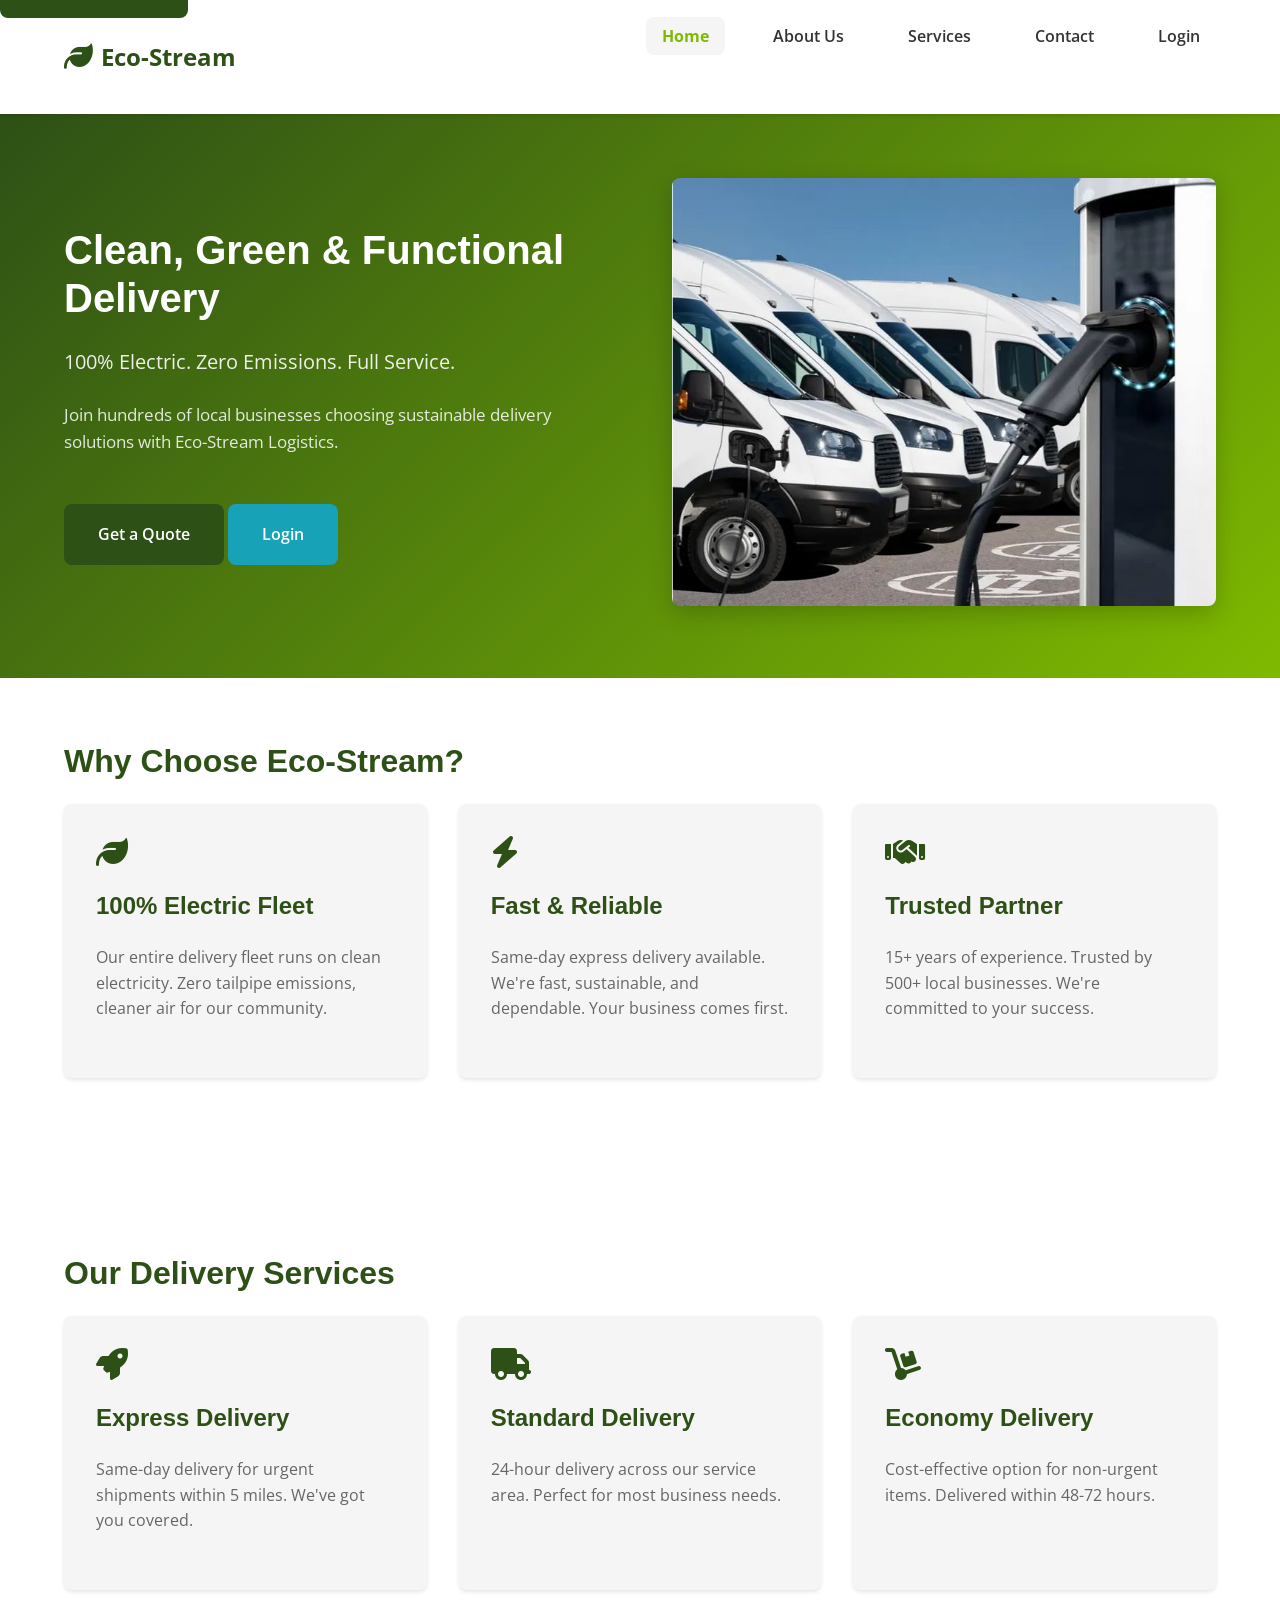
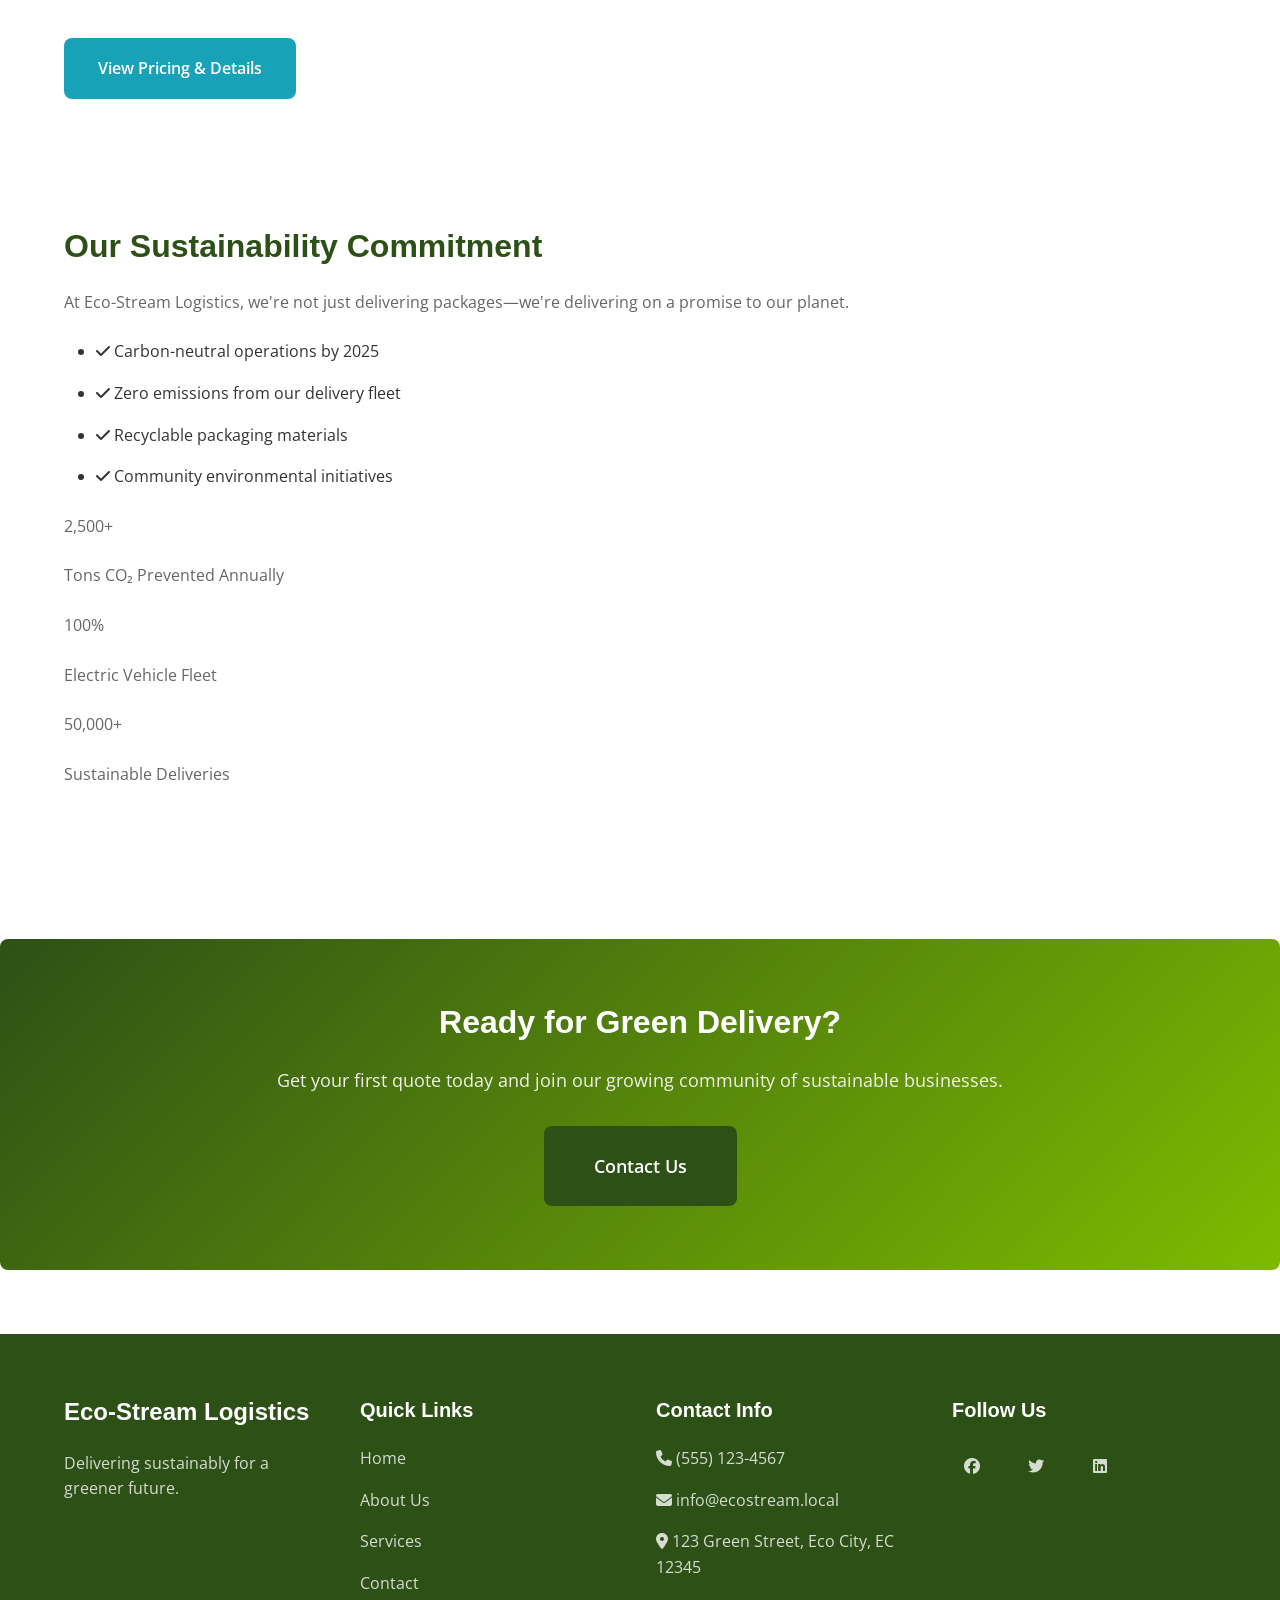
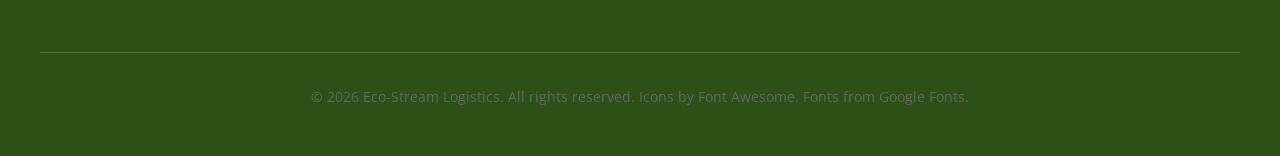
<file: index.html>
<!DOCTYPE html>
<html lang="en">
<head>
    <meta charset="UTF-8">
    <meta name="viewport" content="width=device-width, initial-scale=1.0">
    <meta name="description" content="Eco-Stream Logistics - 100% Electric, Zero Emissions Delivery Services for Local Businesses">
    <title>Eco-Stream Logistics - Green Delivery Solutions</title>
    <link href="https://fonts.googleapis.com/css2?family=Open+Sans:wght@400;600;700&family=Segoe+UI:wght@600;700&display=swap" rel="stylesheet">
    <link rel="stylesheet" href="https://cdnjs.cloudflare.com/ajax/libs/font-awesome/6.4.0/css/all.min.css">
    <link rel="stylesheet" href="style.css">
</head>
<body>
    <a href="#main-content" class="skip-link">Skip to main content</a>

    <header class="header">
        <nav class="navbar">
            <div class="container navbar-container">
                <div class="logo">
                    <a href="index.html">
                        <i class="fas fa-leaf"></i>
                        <span>Eco-Stream</span>
                    </a>
                </div>
                <button class="nav-toggle" id="nav-toggle" aria-label="Toggle navigation menu">
                    <span></span>
                    <span></span>
                    <span></span>
                </button>
                <ul class="nav-menu" id="nav-menu">
                    <li><a href="index.html" class="active-page">Home</a></li>
                    <li><a href="about.html">About Us</a></li>
                    <li><a href="services.html">Services</a></li>
                    <li><a href="contact.html">Contact</a></li>
                    <li><a href="login.html">Login</a></li>
                </ul>
            </div>
        </nav>
    </header>

    <main id="main-content">
        
        <section class="hero" aria-label="Hero section with main headline">
            <div class="container hero-container">
                <div class="hero-content">
                    <h1>Clean, Green & Functional Delivery</h1>
                    <p class="hero-subtitle">100% Electric. Zero Emissions. Full Service.</p>
                    <p class="hero-description">Join hundreds of local businesses choosing sustainable delivery solutions with Eco-Stream Logistics.</p>
                    <a href="contact.html" class="btn btn-primary">Get a Quote</a>
                    <a href="login.html" class="btn btn-secondary" style="margin-top:1rem;display:inline-block;">Login</a>
                </div>
                <div class="hero-image">
                    <img src="assets/images/m.jpg" alt="Eco-Stream main image" loading="lazy">
                </div>
            </div>
        </section>

        <section class="why-choose-us" aria-label="Why choose Eco-Stream Logistics">
            <div class="container">
                <h2>Why Choose Eco-Stream?</h2>
                <div class="features-grid">
                    <article class="feature-card">
                        <i class="fas fa-leaf"></i>
                        <h3>100% Electric Fleet</h3>
                        <p>Our entire delivery fleet runs on clean electricity. Zero tailpipe emissions, cleaner air for our community.</p>
                    </article>
                    <article class="feature-card">
                        <i class="fas fa-bolt"></i>
                        <h3>Fast & Reliable</h3>
                        <p>Same-day express delivery available. We're fast, sustainable, and dependable. Your business comes first.</p>
                    </article>
                    <article class="feature-card">
                        <i class="fas fa-handshake"></i>
                        <h3>Trusted Partner</h3>
                        <p>15+ years of experience. Trusted by 500+ local businesses. We're committed to your success.</p>
                    </article>
                </div>
            </div>
        </section>

        <section class="services-preview" aria-label="Services overview">
            <div class="container">
                <h2>Our Delivery Services</h2>
                <div class="services-grid">
                    <article class="service-card">
                        <i class="fas fa-rocket"></i>
                        <h3>Express Delivery</h3>
                        <p>Same-day delivery for urgent shipments within 5 miles. We've got you covered.</p>
                    </article>
                    <article class="service-card">
                        <i class="fas fa-truck"></i>
                        <h3>Standard Delivery</h3>
                        <p>24-hour delivery across our service area. Perfect for most business needs.</p>
                    </article>
                    <article class="service-card">
                        <i class="fas fa-dolly"></i>
                        <h3>Economy Delivery</h3>
                        <p>Cost-effective option for non-urgent items. Delivered within 48-72 hours.</p>
                    </article>
                </div>
                <div class="services-cta">
                    <a href="services.html" class="btn btn-secondary">View Pricing & Details</a>
                </div>
            </div>
        </section>

        <section class="sustainability" aria-label="Sustainability commitment">
            <div class="container">
                <h2>Our Sustainability Commitment</h2>
                <div class="sustainability-content">
                    <div class="sustainability-text">
                        <p>At Eco-Stream Logistics, we're not just delivering packages—we're delivering on a promise to our planet.</p>
                        <ul class="commitment-list">
                            <li><i class="fas fa-check"></i> Carbon-neutral operations by 2025</li>
                            <li><i class="fas fa-check"></i> Zero emissions from our delivery fleet</li>
                            <li><i class="fas fa-check"></i> Recyclable packaging materials</li>
                            <li><i class="fas fa-check"></i> Community environmental initiatives</li>
                        </ul>
                    </div>
                    <div class="sustainability-stats">
                        <div class="stat">
                            <p class="stat-number">2,500+</p>
                            <p class="stat-label">Tons CO₂ Prevented Annually</p>
                        </div>
                        <div class="stat">
                            <p class="stat-number">100%</p>
                            <p class="stat-label">Electric Vehicle Fleet</p>
                        </div>
                        <div class="stat">
                            <p class="stat-number">50,000+</p>
                            <p class="stat-label">Sustainable Deliveries</p>
                        </div>
                    </div>
                </div>
            </div>
        </section>

        <section class="cta-section" aria-label="Call to action">
            <div class="container">
                <h2>Ready for Green Delivery?</h2>
                <p>Get your first quote today and join our growing community of sustainable businesses.</p>
                <a href="contact.html" class="btn btn-primary btn-large">Contact Us</a>
            </div>
        </section>
    </main>

    <footer class="footer">
        <div class="container footer-container">
            <div class="footer-column">
                <h3>Eco-Stream Logistics</h3>
                <p>Delivering sustainably for a greener future.</p>
            </div>
            <div class="footer-column">
                <h4>Quick Links</h4>
                <ul>
                    <li><a href="index.html">Home</a></li>
                    <li><a href="about.html">About Us</a></li>
                    <li><a href="services.html">Services</a></li>
                    <li><a href="contact.html">Contact</a></li>
                </ul>
            </div>
            <div class="footer-column">
                <h4>Contact Info</h4>
                <p><i class="fas fa-phone"></i> (555) 123-4567</p>
                <p><i class="fas fa-envelope"></i> info@ecostream.local</p>
                <p><i class="fas fa-map-marker-alt"></i> 123 Green Street, Eco City, EC 12345</p>
            </div>
            <div class="footer-column">
                <h4>Follow Us</h4>
                <div class="social-links">
                    <a href="#" aria-label="Facebook"><i class="fab fa-facebook"></i></a>
                    <a href="#" aria-label="Twitter"><i class="fab fa-twitter"></i></a>
                    <a href="#" aria-label="LinkedIn"><i class="fab fa-linkedin"></i></a>
                </div>
            </div>
        </div>
        <div class="footer-bottom">
            <p>&copy; 2026 Eco-Stream Logistics. All rights reserved. Icons by Font Awesome. Fonts from Google Fonts.</p>
        </div>
    </footer>

    <script src="script.js"></script>
    <script>
    document.addEventListener('DOMContentLoaded', function() {
        const form = document.getElementById('indexContactForm');
        if (form) {
            form.addEventListener('submit', function(e) {
                e.preventDefault();
                const name = document.getElementById('indexName').value.trim();
                const email = document.getElementById('indexEmail').value.trim();
                const message = document.getElementById('indexMessage').value.trim();
                if (!name || !email || !message) {
                    document.getElementById('indexContactMsg').textContent = 'Please fill in all fields.';
                    document.getElementById('indexContactMsg').style.color = '#DC3545';
                    return;
                }
                let submissions = JSON.parse(localStorage.getItem('contactSubmissions') || '[]');
                submissions.push({ name, email, message, date: new Date().toLocaleString(), from: 'index' });
                localStorage.setItem('contactSubmissions', JSON.stringify(submissions));
                document.getElementById('indexContactMsg').textContent = 'Message sent!';
                document.getElementById('indexContactMsg').style.color = '#28A745';
                form.reset();
            });
        }
    });
    </script>
</body>
</html>
</file>
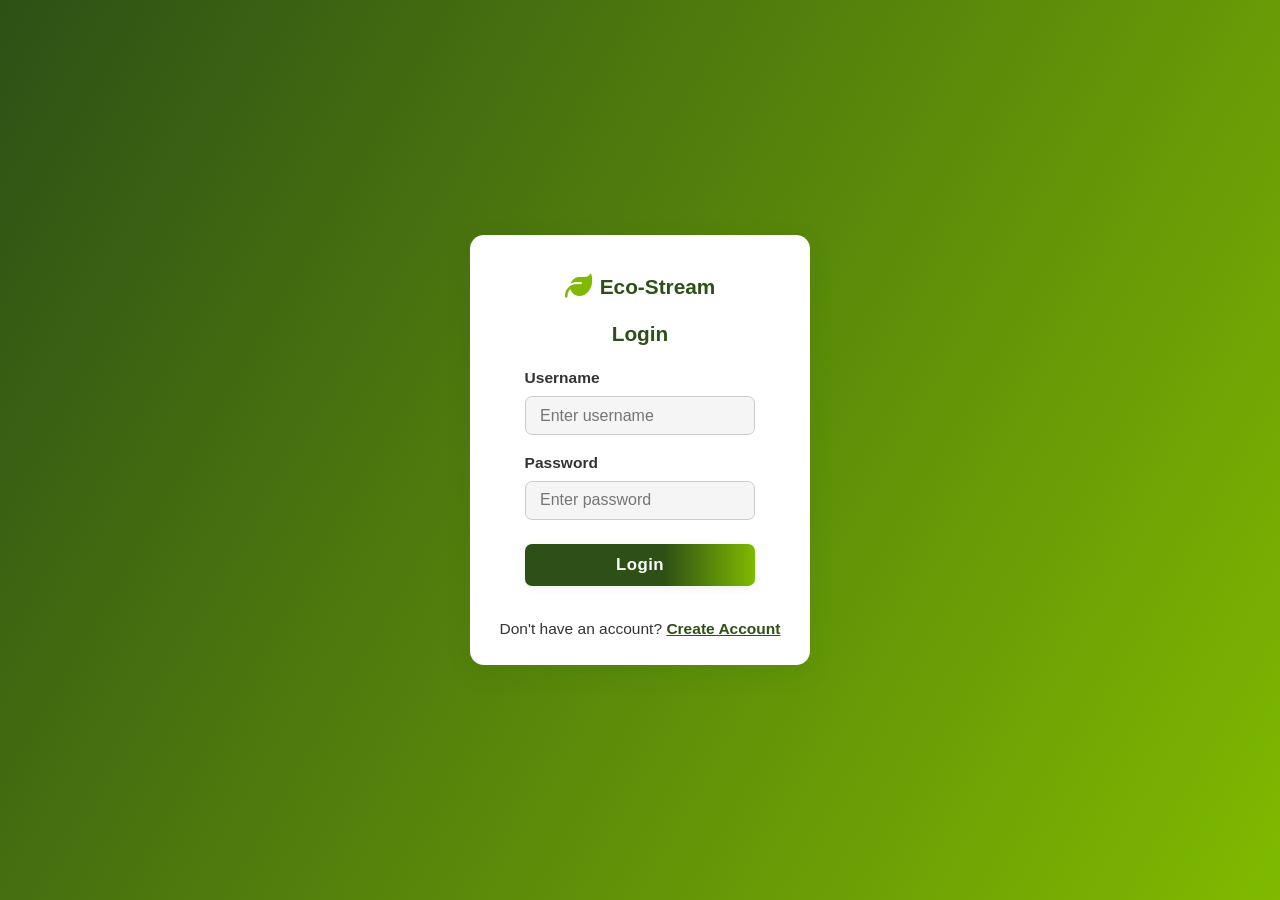
<file: admin.html>
<!DOCTYPE html>
<html lang="en">
<head>
    <meta charset="UTF-8">
    <meta name="viewport" content="width=device-width, initial-scale=1.0">
    <title>Admin Dashboard - Eco-Stream</title>
    <link rel="stylesheet" href="style.css">
    <link rel="stylesheet" href="https://cdnjs.cloudflare.com/ajax/libs/font-awesome/6.4.0/css/all.min.css">
    <style>
        body { background: #F5F9F4; margin: 0; font-family: 'Segoe UI', 'Open Sans', sans-serif; }
        .admin-header { background: linear-gradient(90deg, #2D5016 60%, #7FBA00 100%); color: #fff; padding: 1.2rem 0; text-align: center; }
        .admin-header h1 { margin: 0; font-size: 2rem; }
        .admin-container { max-width: 900px; margin: 2rem auto; background: #fff; border-radius: 12px; box-shadow: 0 4px 16px rgba(45,80,22,0.10); padding: 2rem; }
        .admin-stats { display: flex; gap: 2rem; justify-content: space-between; margin-bottom: 2rem; flex-wrap: wrap; }
        .stat-card { flex: 1 1 200px; background: #F0F7ED; border-radius: 8px; padding: 1.2rem; text-align: center; box-shadow: 0 2px 8px rgba(45,80,22,0.06); }
        .stat-card h2 { color: #2D5016; margin: 0 0 0.5rem 0; font-size: 1.2rem; }
        .stat-card .stat-value { font-size: 2rem; color: #7FBA00; font-weight: 700; }
        .admin-messages { margin-top: 2rem; }
        .admin-messages h2 { color: #2D5016; }
        .messages-list { list-style: none; padding: 0; }
        .messages-list li { background: #F0F7ED; border-radius: 7px; margin-bottom: 1rem; padding: 1rem; box-shadow: 0 2px 8px rgba(45,80,22,0.04); }
        .logout-btn { background: #2D5016; color: #fff; border: none; border-radius: 7px; padding: 0.7rem 1.5rem; font-size: 1rem; font-weight: 600; cursor: pointer; float: right; margin-top: -3.5rem; margin-right: 1rem; }
        .logout-btn:hover { background: #7FBA00; color: #2D5016; }
        @media (max-width: 700px) { .admin-stats { flex-direction: column; gap: 1rem; } .logout-btn { float: none; display: block; margin: 1rem auto 0 auto; } }
    </style>
</head>
<body>
    <div class="admin-header">
        <h1>Admin Dashboard</h1>
        <button class="logout-btn" id="logoutBtn">Logout</button>
    </div>
    <div class="admin-container">
        <div class="admin-stats">
            <div class="stat-card">
                <h2>Total Money Earned</h2>
                <div class="stat-value" id="moneyEarned">$0</div>
            </div>
            <div class="stat-card">
                <h2>EVs in Stock</h2>
                <div class="stat-value" id="evStock">0</div>
            </div>
            <div class="stat-card">
                <h2>Contact Requests</h2>
                <div class="stat-value" id="contactCount">0</div>
            </div>
        </div>
        <div class="admin-messages">
            <h2>Contact Messages</h2>
            <ul class="messages-list" id="messagesList"></ul>
        </div>
    </div>
    <script src="admin.js"></script>
</body>
</html>
</file>
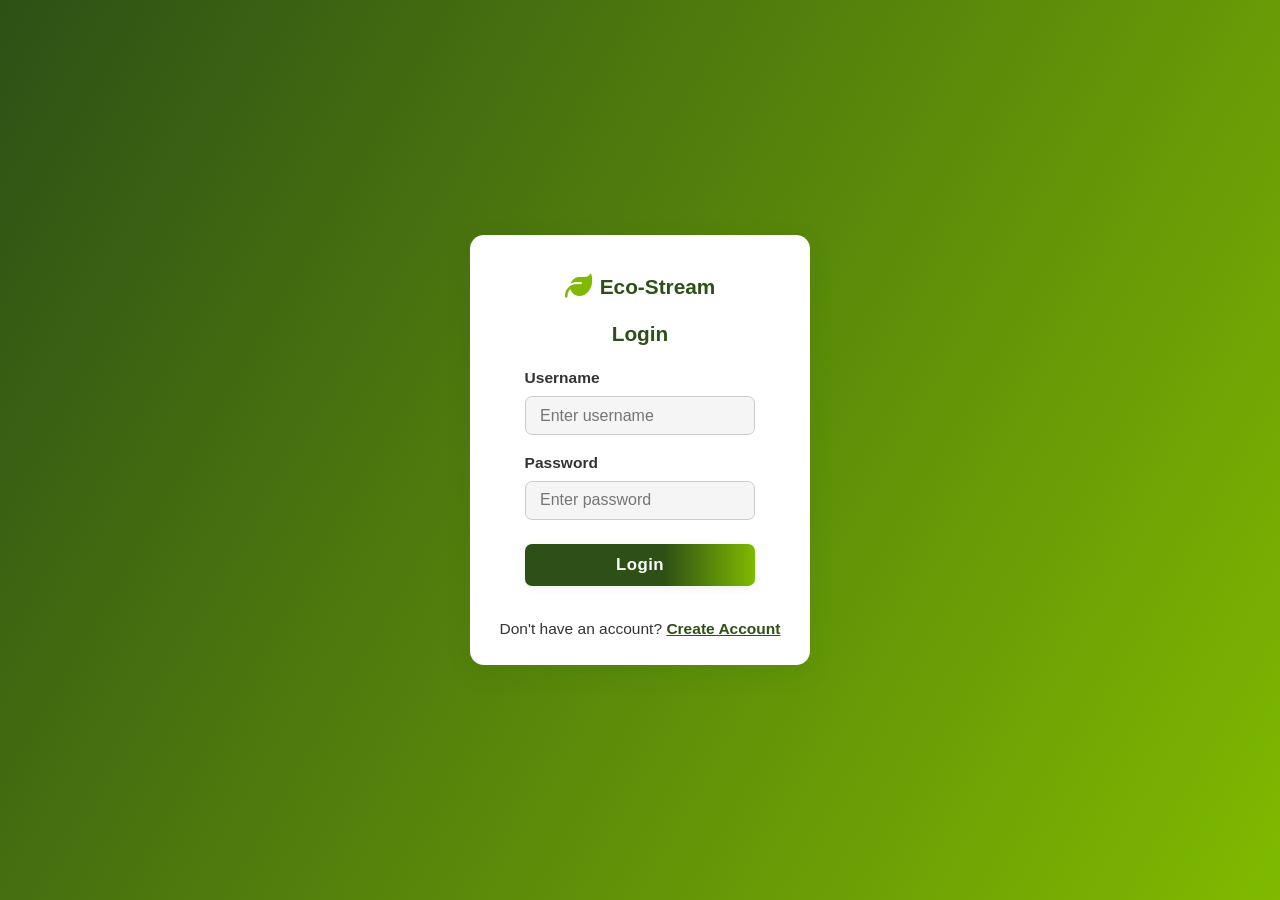
<file: admin_dashboard.html>
<!DOCTYPE html>
<html lang="en">
<head>
    <meta charset="UTF-8">
    <meta name="viewport" content="width=device-width, initial-scale=1.0">
    <title>Admin Dashboard - Eco-Stream</title>
    <link rel="stylesheet" href="style.css">
    <link rel="stylesheet" href="https://cdnjs.cloudflare.com/ajax/libs/font-awesome/6.4.0/css/all.min.css">
    <style>
        body, html { height: 100%; margin: 0; padding: 0; }
        .admin-bg {
            min-height: 100vh;
            background: linear-gradient(120deg, #2D5016 0%, #7FBA00 100%);
            display: flex;
            align-items: center;
            justify-content: center;
        }
        .admin-card {
            background: #fff;
            border-radius: 14px;
            box-shadow: 0 8px 24px rgba(45,80,22,0.13);
            padding: 2.2rem 2rem 2rem 2rem;
            max-width: 900px;
            width: 100%;
            display: flex;
            flex-direction: column;
            align-items: flex-start;
        }
        .admin-header {
            display: flex;
            align-items: center;
            gap: 1rem;
            margin-bottom: 1.5rem;
        }
        .admin-header i {
            font-size: 2.2rem;
            color: #7FBA00;
        }
        .admin-header h2 {
            color: #2D5016;
            font-size: 2rem;
            margin: 0;
        }
        .admin-section {
            width: 100%;
            margin-bottom: 2rem;
        }
        .admin-section h3 {
            color: #2D5016;
            margin-bottom: 1rem;
        }
        .user-details-panel {
            background: #F5F5F5;
            border-radius: 8px;
            padding: 1rem 1.5rem;
            margin-bottom: 1.5rem;
        }
        .submissions-table {
            width: 100%;
            border-collapse: collapse;
            margin-bottom: 1.5rem;
        }
        .submissions-table th, .submissions-table td {
            border: 1px solid #CCC;
            padding: 0.5rem 0.7rem;
            text-align: left;
        }
        .submissions-table th {
            background: #e9f5e1;
            color: #2D5016;
        }
        .admin-logout-btn {
            background: linear-gradient(90deg, #2D5016 60%, #7FBA00 100%);
            color: #fff;
            border: none;
            border-radius: 7px;
            padding: 0.7rem 2.2rem;
            font-size: 1.1rem;
            font-weight: 600;
            cursor: pointer;
            margin-top: 1rem;
            align-self: flex-end;
        }
        .admin-logout-btn:hover {
            background: linear-gradient(90deg, #7FBA00 0%, #2D5016 100%);
        }
        @media (max-width: 900px) {
            .admin-card { max-width: 99vw; padding: 1.2rem 0.5rem; }
        }
        @media (max-width: 600px) {
            .admin-header h2 { font-size: 1.3rem; }
            .admin-card { padding: 0.7rem 0.2rem; }
        }
    </style>
</head>
<body>
    <div class="admin-bg">
        <div class="admin-card">
            <div class="admin-header">
                <i class="fas fa-user-shield"></i>
                <h2>Admin Dashboard</h2>
            </div>
            <div class="admin-section">
                <div id="adminWelcome"></div>
            </div>
            <div class="admin-section">
                <h3>Contact & Email Submissions</h3>
                <div id="adminSubmissions"></div>
            </div>
            <button id="adminLogout" class="admin-logout-btn">Logout</button>
        </div>
    </div>
    <script src="admin_dashboard.js"></script>
</body>
</html>
</file>
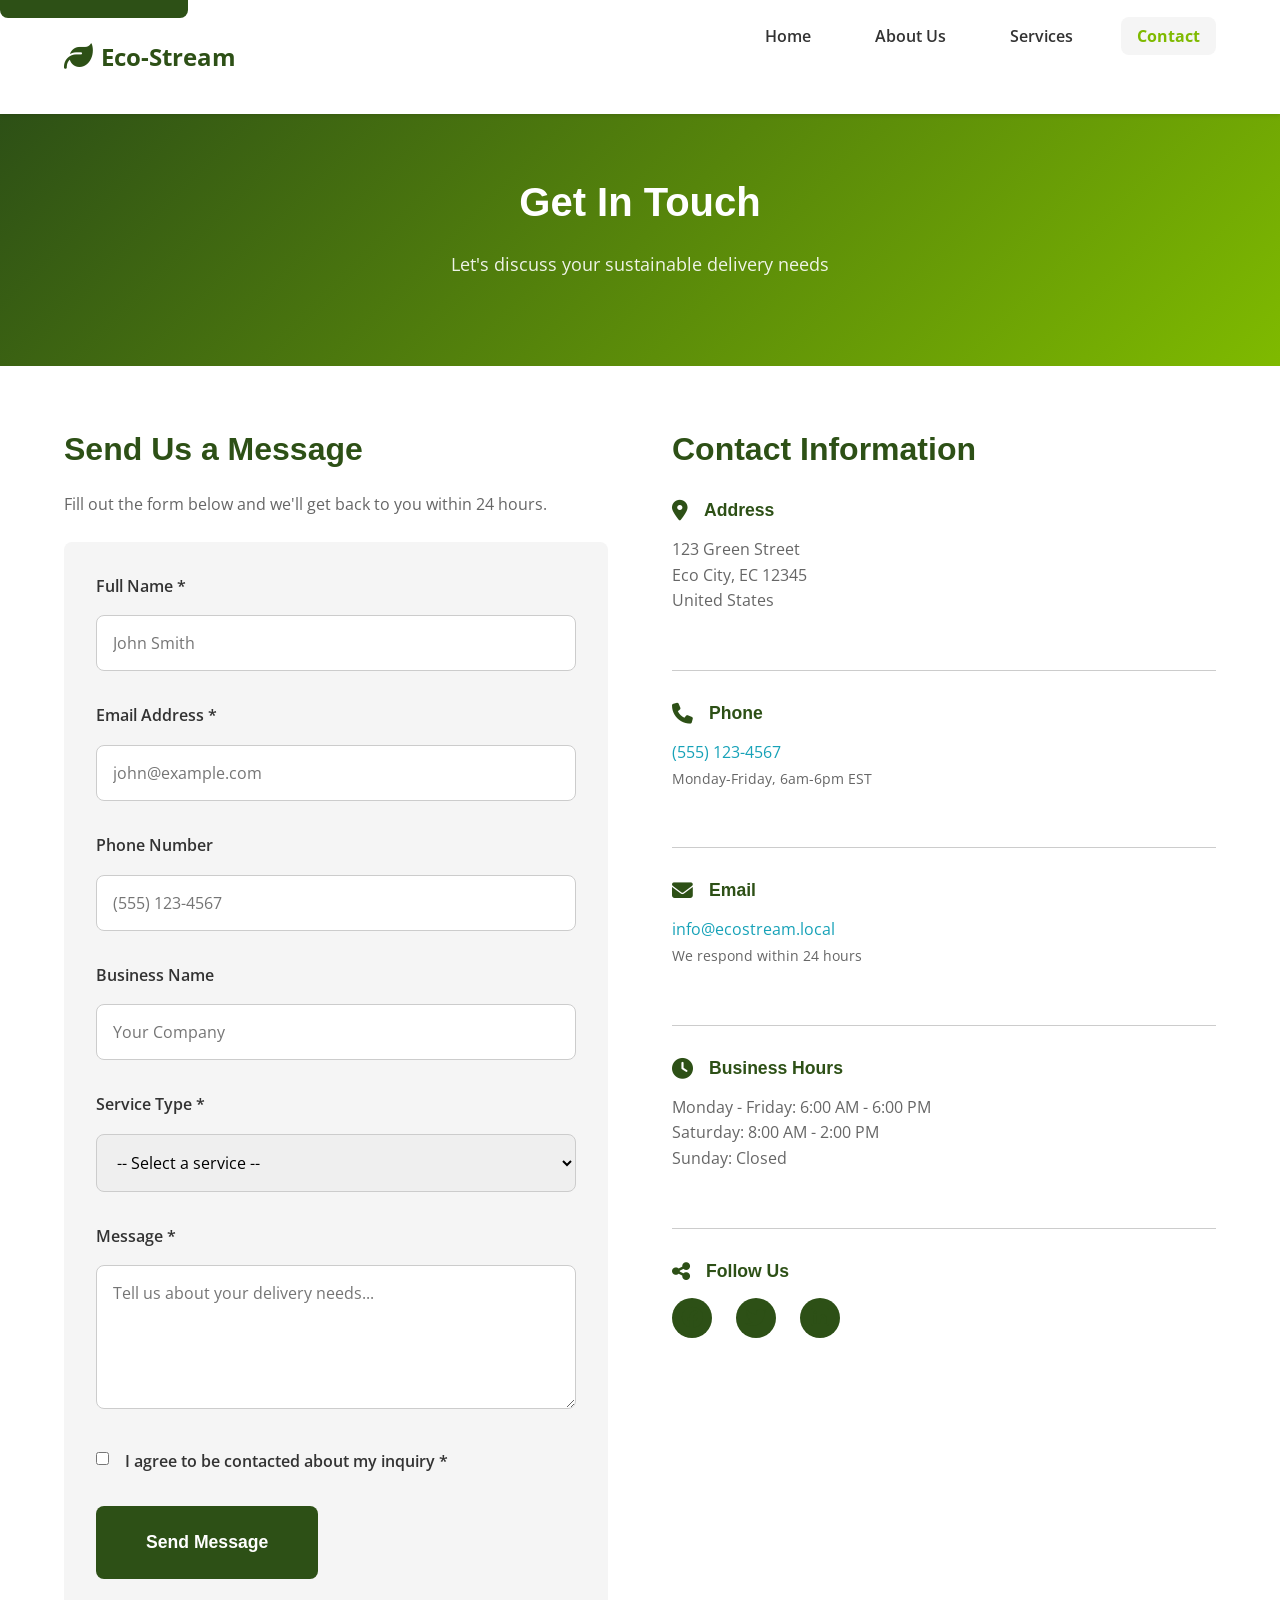
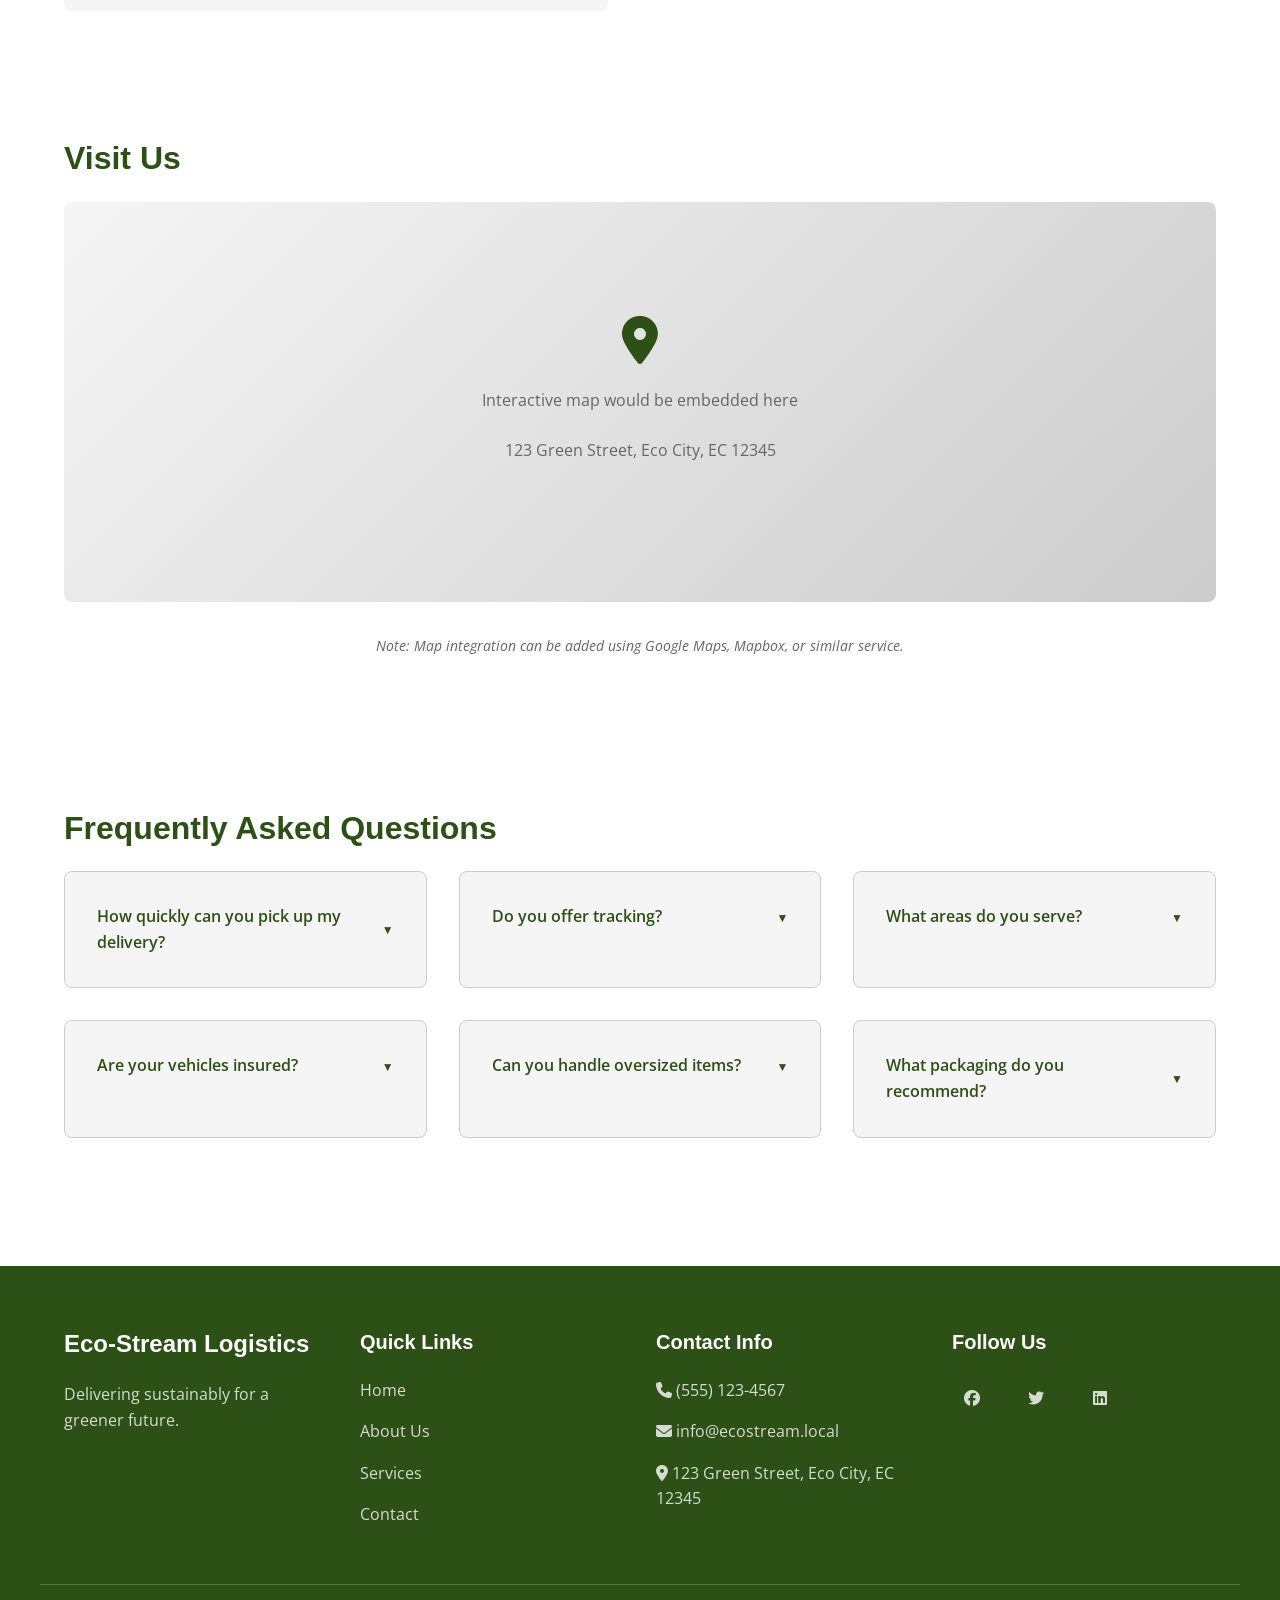
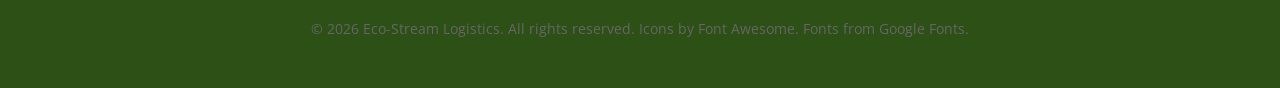
<file: contact.html>
<!DOCTYPE html>
<html lang="en">
<head>
    <meta charset="UTF-8">
    <meta name="viewport" content="width=device-width, initial-scale=1.0">
    <meta name="description" content="Contact Eco-Stream Logistics - Get a quote or inquire about our sustainable delivery services">
    <title>Contact Us - Eco-Stream Logistics</title>
    <link href="https://fonts.googleapis.com/css2?family=Open+Sans:wght@400;600;700&family=Segoe+UI:wght@600;700&display=swap" rel="stylesheet">
    <link rel="stylesheet" href="https://cdnjs.cloudflare.com/ajax/libs/font-awesome/6.4.0/css/all.min.css">
    <link rel="stylesheet" href="style.css">
</head>
<body>
    
    <a href="#main-content" class="skip-link">Skip to main content</a>

   
    <header class="header">
        <nav class="navbar">
            <div class="container navbar-container">
                <div class="logo">
                    <a href="index.html">
                        <i class="fas fa-leaf"></i>
                        <span>Eco-Stream</span>
                    </a>
                </div>
                <button class="nav-toggle" id="nav-toggle" aria-label="Toggle navigation menu">
                    <span></span>
                    <span></span>
                    <span></span>
                </button>
                <ul class="nav-menu" id="nav-menu">
                    <li><a href="index.html">Home</a></li>
                    <li><a href="about.html">About Us</a></li>
                    <li><a href="services.html">Services</a></li>
                    <li><a href="contact.html">Contact</a></li>
                </ul>
            </div>
        </nav>
    </header>

    
    <main id="main-content">
        
        <section class="page-hero" aria-label="Contact page header">
            <div class="container">
                <h1>Get In Touch</h1>
                <p>Let's discuss your sustainable delivery needs</p>
            </div>
        </section>

        
        <section class="contact-section">
            <div class="container contact-container">
                <div class="contact-form-wrapper">
                    <h2>Send Us a Message</h2>
                    <p>Fill out the form below and we'll get back to you within 24 hours.</p>
                    
                    <form class="contact-form" id="contactForm" novalidate>
                        <div class="form-group">
                            <label for="name">Full Name <span aria-label="required">*</span></label>
                            <input 
                                type="text" 
                                id="name" 
                                name="name" 
                                required 
                                aria-required="true"
                                placeholder="John Smith"
                            >
                            <span class="error-message" id="name-error"></span>
                        </div>

                        <div class="form-group">
                            <label for="email">Email Address <span aria-label="required">*</span></label>
                            <input 
                                type="email" 
                                id="email" 
                                name="email" 
                                required 
                                aria-required="true"
                                placeholder="john@example.com"
                            >
                            <span class="error-message" id="email-error"></span>
                        </div>

                        <div class="form-group">
                            <label for="phone">Phone Number</label>
                            <input 
                                type="tel" 
                                id="phone" 
                                name="phone" 
                                placeholder="(555) 123-4567"
                            >
                        </div>

                        <div class="form-group">
                            <label for="business">Business Name</label>
                            <input 
                                type="text" 
                                id="business" 
                                name="business" 
                                placeholder="Your Company"
                            >
                        </div>

                        <div class="form-group">
                            <label for="service">Service Type <span aria-label="required">*</span></label>
                            <select 
                                id="service" 
                                name="service" 
                                required 
                                aria-required="true"
                            >
                                <option value="">-- Select a service --</option>
                                <option value="express">Express Delivery</option>
                                <option value="standard">Standard Delivery</option>
                                <option value="economy">Economy Delivery</option>
                                <option value="bulk">Bulk/Volume Delivery</option>
                                <option value="other">Other/Custom</option>
                            </select>
                            <span class="error-message" id="service-error"></span>
                        </div>

                        <div class="form-group">
                            <label for="message">Message <span aria-label="required">*</span></label>
                            <textarea 
                                id="message" 
                                name="message" 
                                rows="5" 
                                required 
                                aria-required="true"
                                placeholder="Tell us about your delivery needs..."
                            ></textarea>
                            <span class="error-message" id="message-error"></span>
                        </div>

                        <div class="form-group checkbox">
                            <input 
                                type="checkbox" 
                                id="privacy" 
                                name="privacy" 
                                required 
                                aria-required="true"
                            >
                            <label for="privacy">I agree to be contacted about my inquiry <span aria-label="required">*</span></label>
                            <span class="error-message" id="privacy-error"></span>
                        </div>

                        <button type="submit" class="btn btn-primary btn-large">Send Message</button>
                        <div class="form-message" id="formMessage"></div>
                    </form>
                </div>

                <div class="contact-info-wrapper">
                    <h2>Contact Information</h2>
                    
                    <div class="info-block">
                        <h3><i class="fas fa-map-marker-alt"></i> Address</h3>
                        <p>
                            123 Green Street<br>
                            Eco City, EC 12345<br>
                            United States
                        </p>
                    </div>

                    <div class="info-block">
                        <h3><i class="fas fa-phone"></i> Phone</h3>
                        <p>
                            <a href="tel:+15551234567">(555) 123-4567</a><br>
                            <small>Monday-Friday, 6am-6pm EST</small>
                        </p>
                    </div>

                    <div class="info-block">
                        <h3><i class="fas fa-envelope"></i> Email</h3>
                        <p>
                            <a href="mailto:info@ecostream.local">info@ecostream.local</a><br>
                            <small>We respond within 24 hours</small>
                        </p>
                    </div>

                    <div class="info-block">
                        <h3><i class="fas fa-clock"></i> Business Hours</h3>
                        <p>
                            Monday - Friday: 6:00 AM - 6:00 PM<br>
                            Saturday: 8:00 AM - 2:00 PM<br>
                            Sunday: Closed
                        </p>
                    </div>

                    <div class="info-block">
                        <h3><i class="fas fa-share-alt"></i> Follow Us</h3>
                        <div class="social-links">
                            <a href="#" aria-label="Follow us on Facebook"><i class="fab fa-facebook"></i></a>
                            <a href="#" aria-label="Follow us on Twitter"><i class="fab fa-twitter"></i></a>
                            <a href="#" aria-label="Follow us on LinkedIn"><i class="fab fa-linkedin"></i></a>
                        </div>
                    </div>
                </div>
            </div>
        </section>

        <section class="map-section">
            <div class="container">
                <h2>Visit Us</h2>
                <div class="map-placeholder" role="img" aria-label="Placeholder for embedded map showing Eco-Stream Logistics location">
                    <div class="map-content">
                        <i class="fas fa-map-marker-alt"></i>
                        <p>Interactive map would be embedded here</p>
                        <p>123 Green Street, Eco City, EC 12345</p>
                    </div>
                </div>
                <p class="map-note"><em>Note: Map integration can be added using Google Maps, Mapbox, or similar service.</em></p>
            </div>
        </section>

        <section class="faq-section">
            <div class="container">
                <h2>Frequently Asked Questions</h2>
                <div class="faq-grid">
                    <details class="faq-item">
                        <summary>How quickly can you pick up my delivery?</summary>
                        <p>We typically pick up orders within 2-4 hours of booking. Express services are available for urgent needs, and scheduled pickup can be arranged for regular customers.</p>
                    </details>

                    <details class="faq-item">
                        <summary>Do you offer tracking?</summary>
                        <p>Yes! All deliveries include real-time GPS tracking. You'll receive a tracking link via email and can monitor your shipment every step of the way.</p>
                    </details>

                    <details class="faq-item">
                        <summary>What areas do you serve?</summary>
                        <p>We operate within a 50-mile radius of our headquarters. For deliveries outside this area, please contact us to discuss custom solutions.</p>
                    </details>

                    <details class="faq-item">
                        <summary>Are your vehicles insured?</summary>
                        <p>Yes, all our vehicles are fully insured. We include standard coverage for packages up to $500 per item. Higher value items may require additional insurance.</p>
                    </details>

                    <details class="faq-item">
                        <summary>Can you handle oversized items?</summary>
                        <p>We can handle items up to 500 lbs. For oversized or specialty items, please contact us for a custom quote and availability.</p>
                    </details>

                    <details class="faq-item">
                        <summary>What packaging do you recommend?</summary>
                        <p>We recommend sturdy, well-sealed boxes. However, many customers use our eco-friendly packaging options. Ask about our sustainable packaging programs.</p>
                    </details>
                </div>
            </div>
        </section>
    </main>

    <footer class="footer">
        <div class="container footer-container">
            <div class="footer-column">
                <h3>Eco-Stream Logistics</h3>
                <p>Delivering sustainably for a greener future.</p>
            </div>
            <div class="footer-column">
                <h4>Quick Links</h4>
                <ul>
                    <li><a href="index.html">Home</a></li>
                    <li><a href="about.html">About Us</a></li>
                    <li><a href="services.html">Services</a></li>
                    <li><a href="contact.html">Contact</a></li>
                </ul>
            </div>
            <div class="footer-column">
                <h4>Contact Info</h4>
                <p><i class="fas fa-phone"></i> (555) 123-4567</p>
                <p><i class="fas fa-envelope"></i> info@ecostream.local</p>
                <p><i class="fas fa-map-marker-alt"></i> 123 Green Street, Eco City, EC 12345</p>
            </div>
            <div class="footer-column">
                <h4>Follow Us</h4>
                <div class="social-links">
                    <a href="#" aria-label="Facebook"><i class="fab fa-facebook"></i></a>
                    <a href="#" aria-label="Twitter"><i class="fab fa-twitter"></i></a>
                    <a href="#" aria-label="LinkedIn"><i class="fab fa-linkedin"></i></a>
                </div>
            </div>
        </div>
        <div class="footer-bottom">
            <p>&copy; 2026 Eco-Stream Logistics. All rights reserved. Icons by Font Awesome. Fonts from Google Fonts.</p>
        </div>
    </footer>

    <script src="script.js"></script>
</body>
</html>
</file>
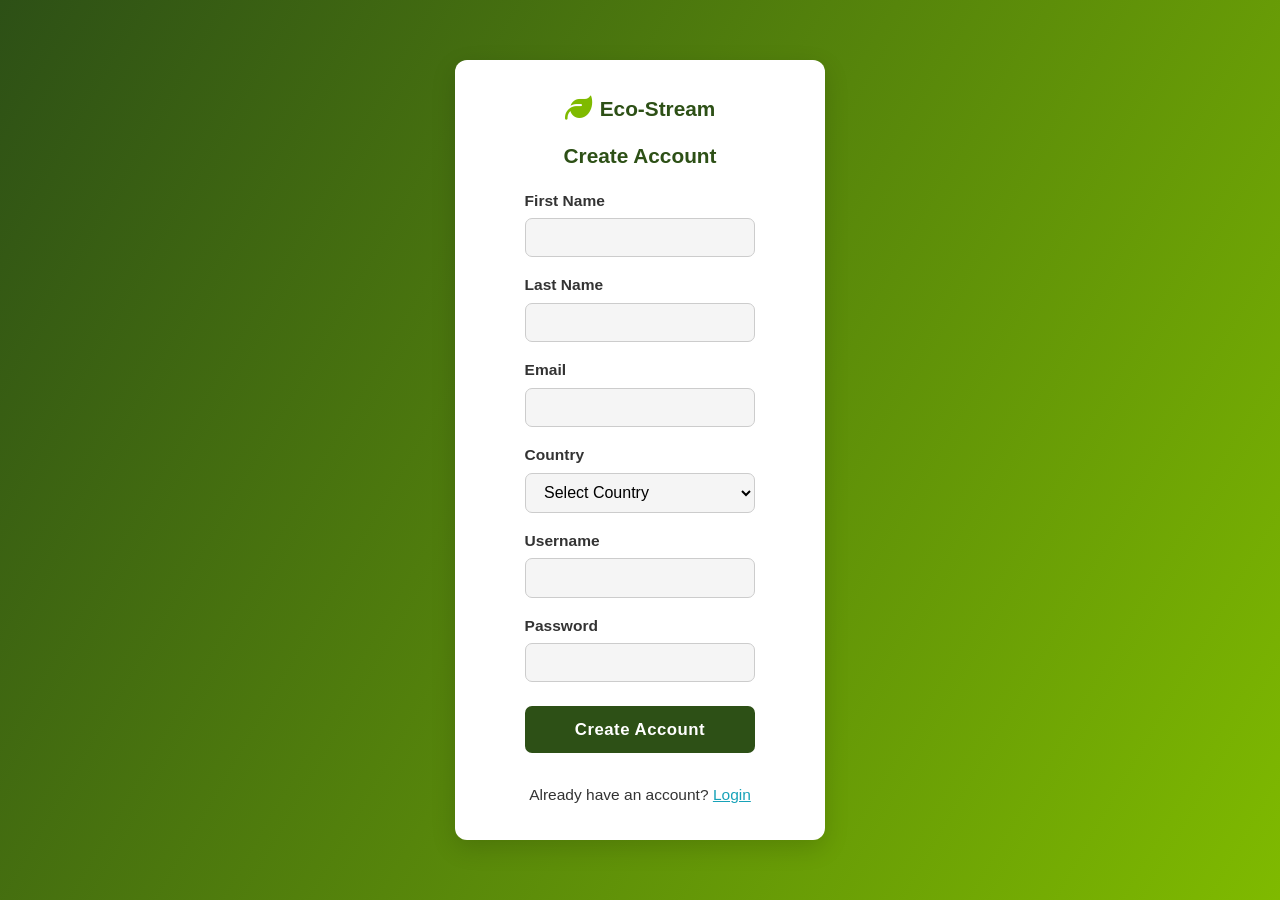
<file: create_account.html>
<!DOCTYPE html>
<html lang="en">
<head>
    <meta charset="UTF-8">
    <meta name="viewport" content="width=device-width, initial-scale=1.0">
    <title>Create Account - Eco-Stream</title>
    <link rel="stylesheet" href="style.css">
    <link rel="stylesheet" href="https://cdnjs.cloudflare.com/ajax/libs/font-awesome/6.4.0/css/all.min.css">
    <style>
        .login-bg { min-height: 100vh; background: linear-gradient(120deg, #2D5016 0%, #7FBA00 100%); display: flex; align-items: center; justify-content: center; }
        .login-card { background: #fff; border-radius: 12px; box-shadow: 0 8px 24px rgba(0,0,0,0.15); padding: 2rem 1.5rem; max-width: 370px; width: 100%; display: flex; flex-direction: column; align-items: center; }
        .login-logo { display: flex; align-items: center; gap: 0.5rem; font-size: 1.3rem; color: #2D5016; font-family: 'Segoe UI',sans-serif; font-weight: 700; margin-bottom: 1.2rem; }
        .login-logo i { font-size: 1.7rem; color: #7FBA00; }
        .login-card h2 { margin-bottom: 1.2rem; color: #2D5016; font-size: 1.3rem; }
        .login-card .form-group { width: 100%; margin-bottom: 1rem; }
        .login-card label { display: block; margin-bottom: 0.3rem; color: #333; font-weight: 600; font-size: 0.97rem; }
        .login-card input, .login-card select { width: 100%; padding: 0.6rem 0.9rem; border: 1px solid #CCC; border-radius: 7px; font-size: 1rem; background: #F5F5F5; transition: border-color 0.2s; }
        .login-card input:focus, .login-card select:focus { border-color: #17A2B8; outline: none; }
        .login-card .btn { width: 100%; font-size: 1.05rem; font-weight: 600; letter-spacing: 0.5px; padding: 0.7rem 0; border-radius: 7px; margin-top: 0.5rem; }
        .login-card .login-link { margin-top: 1.2rem; font-size: 0.97rem; }
        .login-card .login-link a { color: #17A2B8; text-decoration: underline; }
        .login-card #registerMessage { width: 100%; text-align: center; font-size: 1rem; margin-top: 0.7rem; }
        @media (max-width: 600px) { .login-card { padding: 1.2rem 0.5rem; max-width: 98vw; } }
    </style>
</head>
<body>
    <div class="login-bg">
        <div class="login-card">
            <div class="login-logo">
                <i class="fas fa-leaf"></i>
                <span>Eco-Stream</span>
            </div>
            <h2>Create Account</h2>
            <form id="registerForm">
                <div class="form-group">
                    <label for="firstName">First Name</label>
                    <input type="text" id="firstName" name="firstName" required>
                </div>
                <div class="form-group">
                    <label for="lastName">Last Name</label>
                    <input type="text" id="lastName" name="lastName" required>
                </div>
                <div class="form-group">
                    <label for="registerEmail">Email</label>
                    <input type="email" id="registerEmail" name="registerEmail" required>
                </div>
                <div class="form-group">
                    <label for="registerCountry">Country</label>
                    <select id="registerCountry" name="registerCountry" required>
                        <option value="">Select Country</option>
                        <option value="USA">USA</option>
                        <option value="UK">UK</option>
                        <option value="Canada">Canada</option>
                        <option value="Australia">Australia</option>
                        <option value="Other">Other</option>
                    </select>
                </div>
                <div class="form-group">
                    <label for="registerUsername">Username</label>
                    <input type="text" id="registerUsername" name="registerUsername" required>
                </div>
                <div class="form-group">
                    <label for="registerPassword">Password</label>
                    <input type="password" id="registerPassword" name="registerPassword" required>
                </div>
                <button type="submit" class="btn btn-primary">Create Account</button>
            </form>
            <div id="registerMessage"></div>
            <div class="login-link">Already have an account? <a href="login.html">Login</a></div>
        </div>
    </div>
    <script src="create_account.js"></script>
</body>
</html>
</file>
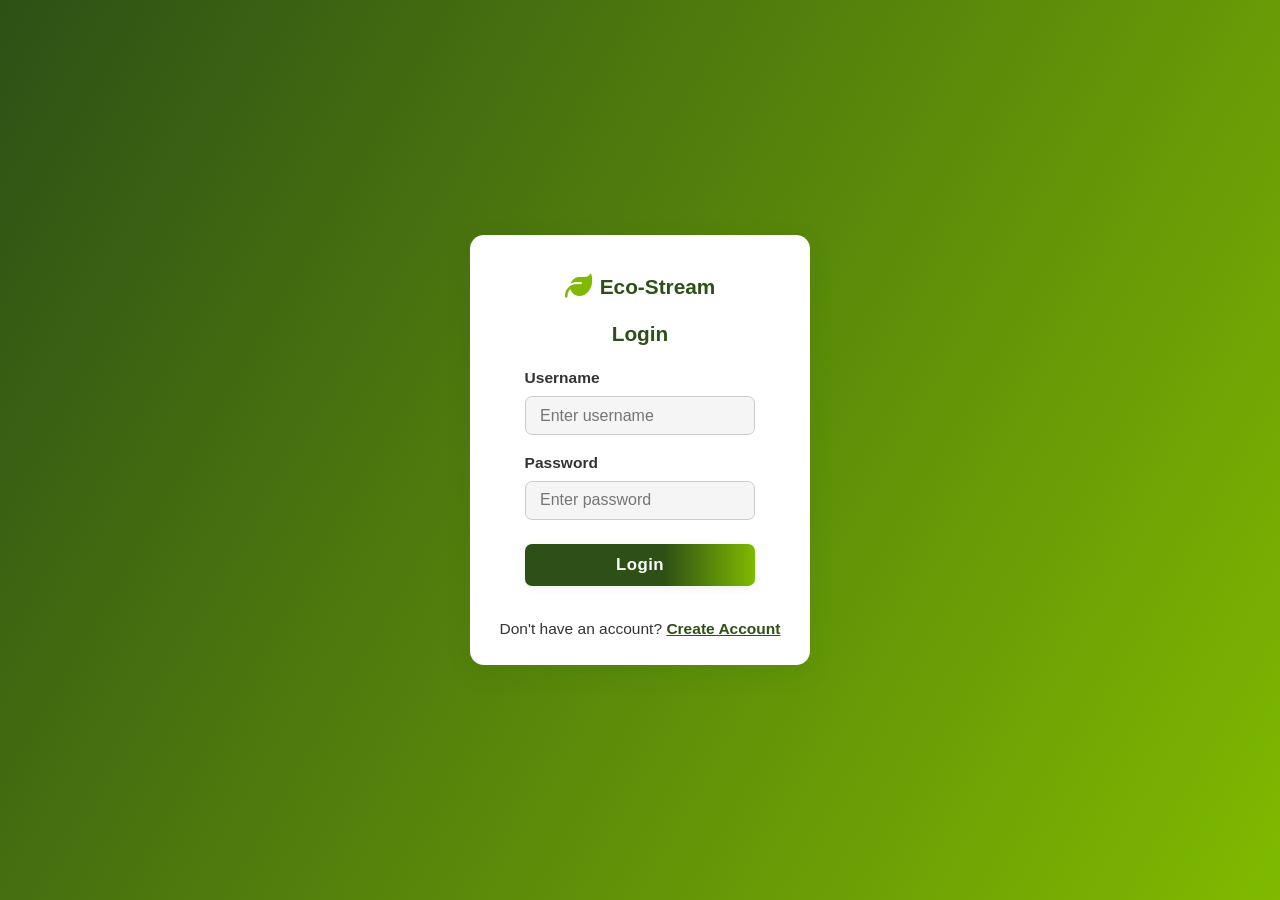
<file: login.html>
<!DOCTYPE html>
<html lang="en">
<head>
    <meta charset="UTF-8">
    <meta name="viewport" content="width=device-width, initial-scale=1.0">
    <title>Admin Login - Eco-Stream</title>
    <link rel="stylesheet" href="style.css">
    <link rel="stylesheet" href="https://cdnjs.cloudflare.com/ajax/libs/font-awesome/6.4.0/css/all.min.css">
    <style>
        html, body { height: 100%; margin: 0; padding: 0; }
        .login-bg {
            min-height: 100vh;
            display: flex;
            align-items: center;
            justify-content: center;
            background: linear-gradient(120deg, #2D5016 0%, #7FBA00 100%);
        }
        .login-card {
            background: #fff;
            border-radius: 14px;
            box-shadow: 0 8px 24px rgba(45,80,22,0.13);
            padding: 2.2rem 1.5rem 1.5rem 1.5rem;
            max-width: 340px;
            width: 100%;
            display: flex;
            flex-direction: column;
            align-items: center;
        }
        .login-logo {
            display: flex;
            align-items: center;
            gap: 0.5rem;
            font-size: 1.3rem;
            color: #2D5016;
            font-family: 'Segoe UI',sans-serif;
            font-weight: 700;
            margin-bottom: 1.2rem;
        }
        .login-logo i {
            font-size: 1.7rem;
            color: #7FBA00;
        }
        .login-card h2 {
            margin-bottom: 1.2rem;
            color: #2D5016;
            font-size: 1.3rem;
        }
        .login-card .form-group {
            width: 100%;
            margin-bottom: 1rem;
        }
        .login-card label {
            display: block;
            margin-bottom: 0.3rem;
            color: #333;
            font-weight: 600;
            font-size: 0.97rem;
        }
        .login-card input[type="text"], .login-card input[type="password"] {
            width: 100%;
            padding: 0.6rem 0.9rem;
            border: 1px solid #CCC;
            border-radius: 7px;
            font-size: 1rem;
            background: #F5F5F5;
            transition: border-color 0.2s;
        }
        .login-card input[type="text"]:focus, .login-card input[type="password"]:focus {
            border-color: #2D5016;
            outline: none;
        }
        .login-card .btn {
            width: 100%;
            font-size: 1.05rem;
            font-weight: 600;
            letter-spacing: 0.5px;
            padding: 0.7rem 0;
            border-radius: 7px;
            margin-top: 0.5rem;
            background: linear-gradient(90deg, #2D5016 60%, #7FBA00 100%);
            color: #fff;
            border: none;
            box-shadow: 0 2px 8px rgba(45,80,22,0.08);
            transition: background 0.2s;
        }
        .login-card .btn:hover {
            background: linear-gradient(90deg, #7FBA00 0%, #2D5016 100%);
        }
        .login-card .create-link {
            margin-top: 1.2rem;
            font-size: 0.97rem;
            width: 100%;
            text-align: center;
        }
        .login-card .create-link a {
            color: #2D5016;
            text-decoration: underline;
            font-weight: 600;
        }
        .login-card #loginMessage {
            width: 100%;
            text-align: center;
            font-size: 1rem;
            margin-top: 0.7rem;
        }
        @media (max-width: 600px) {
            .login-card { padding: 1.2rem 0.5rem; max-width: 98vw; }
        }
    </style>
</head>
<body>
    <div class="login-bg">
        <div class="login-card">
            <div class="login-logo">
                <i class="fas fa-leaf"></i>
                <span>Eco-Stream</span>
            </div>
            <h2>Login</h2>
            <form id="loginForm">
                <div class="form-group">
                    <label for="loginUsername">Username</label>
                    <input type="text" id="loginUsername" name="loginUsername" placeholder="Enter username" required autocomplete="username">
                </div>
                <div class="form-group">
                    <label for="loginPassword">Password</label>
                    <input type="password" id="loginPassword" name="loginPassword" placeholder="Enter password" required autocomplete="current-password">
                </div>
                <button type="submit" class="btn btn-primary">Login</button>
            </form>
            <div id="loginMessage"></div>
            <div class="create-link">Don't have an account? <a href="create_account.html">Create Account</a></div>
        </div>
    </div>
    <link rel="stylesheet" href="https://cdnjs.cloudflare.com/ajax/libs/font-awesome/6.4.0/css/all.min.css">
    <script src="admin.js"></script>
</body>
</html>
</file>
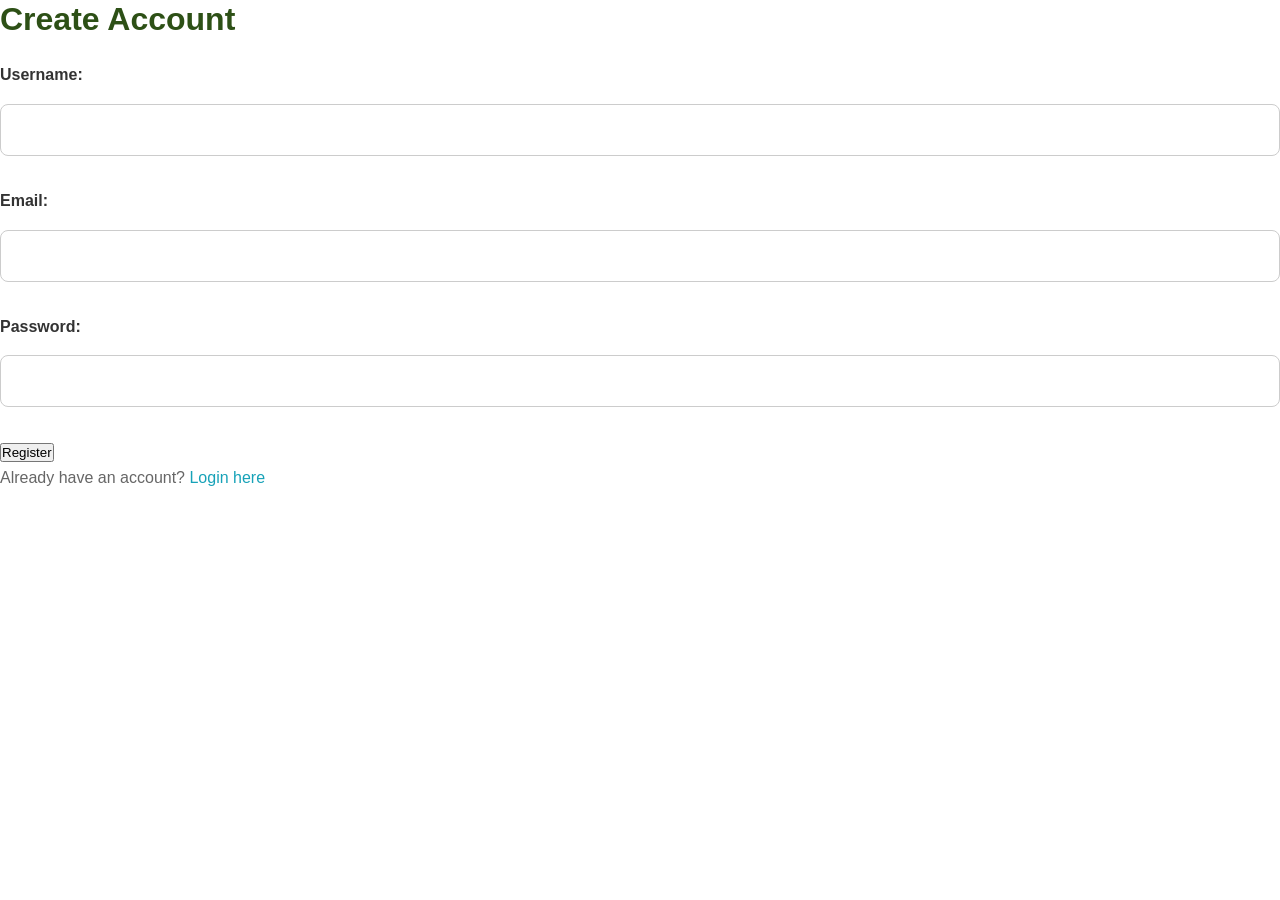
<file: register.html>
<!DOCTYPE html>
<html lang="en">
<head>
    <meta charset="UTF-8">
    <meta name="viewport" content="width=device-width, initial-scale=1.0">
    <title>User Registration - Eco-Stream</title>
    <link rel="stylesheet" href="style.css">
</head>
<body>
    <div class="register-container">
        <h2>Create Account</h2>
        <form id="registerForm">
            <div class="form-group">
                <label for="regUsername">Username:</label>
                <input type="text" id="regUsername" name="regUsername" required>
            </div>
            <div class="form-group">
                <label for="regEmail">Email:</label>
                <input type="email" id="regEmail" name="regEmail" required>
            </div>
            <div class="form-group">
                <label for="regPassword">Password:</label>
                <input type="password" id="regPassword" name="regPassword" required>
            </div>
            <button type="submit">Register</button>
        </form>
        <div id="registerMessage"></div>
        <p>Already have an account? <a href="user_login.html">Login here</a></p>
    </div>
    <script src="register.js"></script>
</body>
</html>
</file>
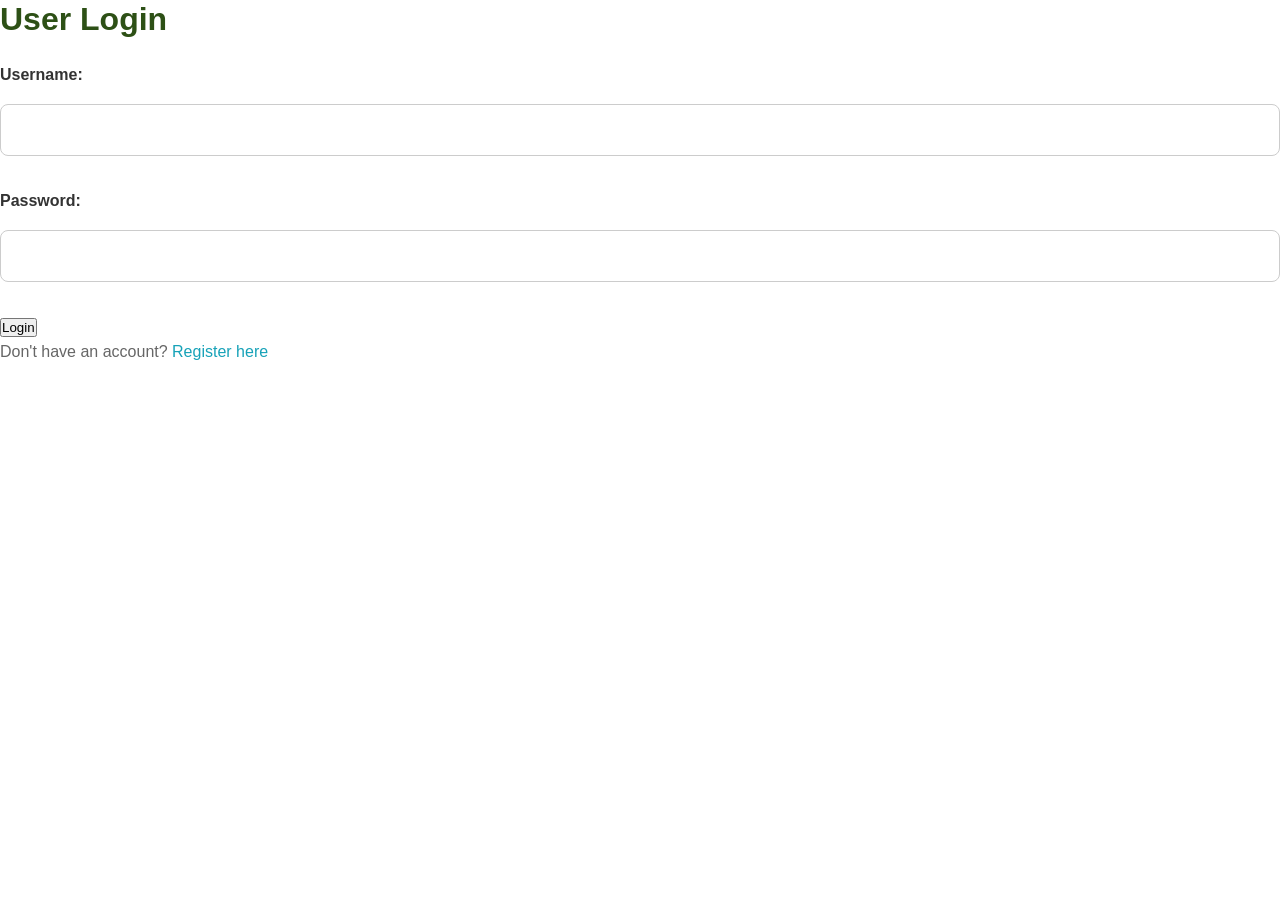
<file: user_login.html>
<!DOCTYPE html>
<html lang="en">
<head>
    <meta charset="UTF-8">
    <meta name="viewport" content="width=device-width, initial-scale=1.0">
    <title>User Login - Eco-Stream</title>
    <link rel="stylesheet" href="style.css">
</head>
<body>
    <div class="login-container">
        <h2>User Login</h2>
        <form id="userLoginForm">
            <div class="form-group">
                <label for="userLoginUsername">Username:</label>
                <input type="text" id="userLoginUsername" name="userLoginUsername" required>
            </div>
            <div class="form-group">
                <label for="userLoginPassword">Password:</label>
                <input type="password" id="userLoginPassword" name="userLoginPassword" required>
            </div>
            <button type="submit">Login</button>
        </form>
        <div id="userLoginMessage"></div>
        <p>Don't have an account? <a href="register.html">Register here</a></p>
    </div>
    <script src="user_login.js"></script>
</body>
</html>
</file>
<file: style.css>
:root {
    --color-primary-green: #2D5016;
    --color-secondary-green: #7FBA00;
    --color-accent-blue: #17A2B8;
    --color-neutral-light: #F5F5F5;
    --color-text-dark: #333333;
    --color-text-light: #666666;
    --color-border: #CCCCCC;
    --color-white: #FFFFFF;
    --color-success: #28A745;
    --color-error: #DC3545;

    --font-heading: 'Segoe UI', Tahoma, Geneva, Verdana, sans-serif;
    --font-body: 'Open Sans', sans-serif;

    --spacing-xs: 0.5rem;
    --spacing-sm: 1rem;
    --spacing-md: 1.5rem;
    --spacing-lg: 2rem;
    --spacing-xl: 3rem;
    --spacing-xxl: 4rem;

    --border-radius: 8px;
    --shadow-sm: 0 2px 4px rgba(0, 0, 0, 0.1);
    --shadow-md: 0 4px 12px rgba(0, 0, 0, 0.15);
    --shadow-lg: 0 8px 24px rgba(0, 0, 0, 0.2);

    --transition: all 0.3s ease;
}


* {
    margin: 0;
    padding: 0;
    box-sizing: border-box;
}

html {
    scroll-behavior: smooth;
    font-size: 16px;
}

body {
    font-family: var(--font-body);
    color: var(--color-text-dark);
    background-color: var(--color-white);
    line-height: 1.6;
    overflow-x: hidden;
}


.skip-link {
    position: absolute;
    top: -40px;
    left: 0;
    background: var(--color-primary-green);
    color: var(--color-white);
    padding: var(--spacing-sm);
    text-decoration: none;
    z-index: 100;
    border-radius: var(--border-radius);
}

.skip-link:focus {
    top: 0;
}


h1, h2, h3, h4, h5, h6 {
    font-family: var(--font-heading);
    font-weight: 700;
    line-height: 1.2;
    margin-bottom: var(--spacing-md);
    color: var(--color-primary-green);
}

h1 {
    font-size: 3rem;
}

h2 {
    font-size: 2rem;
}

h3 {
    font-size: 1.5rem;
}

h4 {
    font-size: 1.25rem;
}


p {
    margin-bottom: var(--spacing-md);
    color: var(--color-text-light);
}

a {
    color: var(--color-accent-blue);
    text-decoration: none;
    transition: var(--transition);
}

a:hover {
    color: var(--color-primary-green);
    text-decoration: underline;
}

a:focus {
    outline: 2px solid var(--color-accent-blue);
    outline-offset: 2px;
}


ul, ol {
    margin-bottom: var(--spacing-md);
    margin-left: var(--spacing-lg);
}

li {
    margin-bottom: var(--spacing-sm);
}


.container {
    max-width: 1200px;
    margin: 0 auto;
    padding: 0 var(--spacing-md);
}



.header {
    background-color: var(--color-white);
    box-shadow: var(--shadow-sm);
    position: sticky;
    top: 0;
    z-index: 50;
}

.navbar {
    padding: var(--spacing-md) 0;
}

.navbar-container {
    display: flex;
    justify-content: space-between;
    align-items: center;
}

.logo {
    font-size: 1.5rem;
    font-weight: 700;
    display: flex;
    align-items: center;
    gap: var(--spacing-xs);
}

.logo a {
    color: var(--color-primary-green);
    display: flex;
    align-items: center;
    gap: var(--spacing-xs);
    text-decoration: none;
}

.logo i {
    font-size: 1.8rem;
}

.nav-menu {
    display: flex;
    list-style: none;
    gap: var(--spacing-lg);
}

.nav-menu a {
    color: var(--color-text-dark);
    font-weight: 600;
    transition: var(--transition);
    padding: var(--spacing-xs) var(--spacing-sm);
    border-radius: var(--border-radius);
}

.nav-menu a:hover,
.nav-menu a:focus {
    background-color: var(--color-neutral-light);
    color: var(--color-primary-green);
}

.nav-menu a.active {
    color: var(--color-secondary-green) !important;
    background-color: var(--color-neutral-light);
    font-weight: 700;
    border-radius: var(--border-radius);
}


.nav-toggle {
    display: none;
    flex-direction: column;
    background: none;
    border: none;
    cursor: pointer;
    padding: var(--spacing-xs);
}

.nav-toggle span {
    width: 25px;
    height: 3px;
    background-color: var(--color-primary-green);
    margin: 5px 0;
    transition: var(--transition);
    border-radius: 2px;
}


@media (max-width: 768px) {
    .nav-toggle {
        display: flex;
    }

    .nav-menu {
        position: absolute;
        top: 70px;
        left: 0;
        right: 0;
        background-color: var(--color-white);
        flex-direction: column;
        gap: 0;
        padding: var(--spacing-md);
        box-shadow: var(--shadow-md);
        max-height: 0;
        overflow: hidden;
        transition: max-height 0.3s ease;
    }

    .nav-menu.active {
        max-height: 400px;
    }

    .nav-menu li {
        padding: var(--spacing-sm) 0;
        border-bottom: 1px solid var(--color-border);
    }

    .nav-menu a {
        display: block;
        padding: var(--spacing-sm);
    }
}



.btn {
    display: inline-block;
    padding: var(--spacing-sm) var(--spacing-lg);
    border-radius: var(--border-radius);
    font-weight: 600;
    text-align: center;
    cursor: pointer;
    border: 2px solid transparent;
    transition: var(--transition);
    text-decoration: none;
    font-size: 1rem;
}

.btn-primary {
    background-color: var(--color-primary-green);
    color: var(--color-white);
}

.btn-primary:hover {
    background-color: #1f3810;
    transform: translateY(-2px);
    box-shadow: var(--shadow-md);
}

.btn-primary:focus {
    outline: 2px solid var(--color-primary-green);
    outline-offset: 2px;
}

.btn-secondary {
    background-color: var(--color-accent-blue);
    color: var(--color-white);
}

.btn-secondary:hover {
    background-color: #138496;
    transform: translateY(-2px);
    box-shadow: var(--shadow-md);
}

.btn-large {
    padding: var(--spacing-md) var(--spacing-xl);
    font-size: 1.1rem;
}




.hero {
    padding: var(--spacing-xxl) 0;
    background: linear-gradient(135deg, var(--color-primary-green), var(--color-secondary-green));
    color: var(--color-white);
}

.hero-container {
    display: grid;
    grid-template-columns: 1fr 1fr;
    gap: var(--spacing-xxl);
    align-items: center;
}

.hero-content h1 {
    color: var(--color-white);
    font-size: 2.5rem;
    margin-bottom: var(--spacing-md);
}

.hero-subtitle {
    font-size: 1.25rem;
    margin-bottom: var(--spacing-md);
    color: rgba(255, 255, 255, 0.9);
}

.hero-description {
    color: rgba(255, 255, 255, 0.85);
    margin-bottom: var(--spacing-lg);
    font-size: 1.05rem;
}

.hero-image img {
    width: 100%;
    height: auto;
    border-radius: var(--border-radius);
    box-shadow: var(--shadow-lg);
    object-fit: cover;
    /* ...existing code... */
}

@media (max-width: 768px) {
    .hero-container {
        grid-template-columns: 1fr;
        gap: var(--spacing-lg);
    }

    .hero-content h1 {
        font-size: 1.8rem;
    }

    .hero-subtitle {
        font-size: 1rem;
    }
}



section {
    padding: var(--spacing-xxl) 0;
}

.page-hero {
    background: linear-gradient(135deg, var(--color-primary-green), var(--color-secondary-green));
    color: var(--color-white);
    padding: var(--spacing-xxl) 0;
    text-align: center;
}

.page-hero h1 {
    color: var(--color-white);
    font-size: 2.5rem;
    margin-bottom: var(--spacing-md);
}

.page-hero p {
    color: rgba(255, 255, 255, 0.9);
    font-size: 1.1rem;
}

/* Grid Layouts */
.features-grid,
.services-grid,
.values-grid,
.impact-grid,
.bulk-grid {
    display: grid;
    grid-template-columns: repeat(auto-fit, minmax(300px, 1fr));
    gap: var(--spacing-lg);
    margin-bottom: var(--spacing-xl);
}

.feature-card,
.service-card,
.value-card,
.service-item,
.bulk-card,
.impact-card {
    padding: var(--spacing-lg);
    border-radius: var(--border-radius);
    background-color: var(--color-neutral-light);
    transition: var(--transition);
    box-shadow: var(--shadow-sm);
}

.feature-card:hover,
.service-card:hover,
.value-card:hover,
.bulk-card:hover,
.impact-card:hover {
    transform: translateY(-5px);
    box-shadow: var(--shadow-md);
}

.feature-card i,
.service-card i,
.value-icon i {
    font-size: 2rem;
    color: var(--color-primary-green);
    margin-bottom: var(--spacing-md);
}

.value-icon {
    font-size: 3rem;
    color: var(--color-accent-blue);
    margin-bottom: var(--spacing-md);
}



.table-wrapper {
    overflow-x: auto;
    margin-bottom: var(--spacing-lg);
    border-radius: var(--border-radius);
    box-shadow: var(--shadow-sm);
}

.pricing-table {
    width: 100%;
    border-collapse: collapse;
    color: var(--color-text-dark);
}

.pricing-table thead {
    background-color: var(--color-primary-green);
    color: var(--color-white);
}

.pricing-table th {
    padding: var(--spacing-md);
    text-align: left;
    font-weight: 700;
}

.pricing-table td {
    padding: var(--spacing-md);
    border-bottom: 1px solid var(--color-border);
}

.pricing-table tbody tr:hover {
    background-color: var(--color-neutral-light);
}

.pricing-table tbody tr:last-child td {
    border-bottom: none;
}

@media (max-width: 768px) {
    .pricing-table {
        font-size: 0.9rem;
    }

    .pricing-table th,
    .pricing-table td {
        padding: var(--spacing-sm);
    }

    .pricing-table th {
        display: none;
    }

    .pricing-table td {
        display: block;
        text-align: right;
        padding-left: 50%;
        position: relative;
        border: none;
        border-bottom: 1px solid var(--color-border);
    }

    .pricing-table td:before {
        content: attr(data-label);
        position: absolute;
        left: var(--spacing-md);
        font-weight: 600;
        text-align: left;
    }
}



.contact-container {
    display: grid;
    grid-template-columns: 1fr 1fr;
    gap: var(--spacing-xxl);
}

@media (max-width: 768px) {
    .contact-container {
        grid-template-columns: 1fr;
        gap: var(--spacing-lg);
    }
}

.contact-form {
    background-color: var(--color-neutral-light);
    padding: var(--spacing-lg);
    border-radius: var(--border-radius);
}

.form-group {
    margin-bottom: var(--spacing-lg);
}

.form-group label {
    display: block;
    margin-bottom: var(--spacing-sm);
    font-weight: 600;
    color: var(--color-text-dark);
}

.form-group input,
.form-group select,
.form-group textarea {
    width: 100%;
    padding: var(--spacing-sm);
    border: 1px solid var(--color-border);
    border-radius: var(--border-radius);
    font-family: var(--font-body);
    font-size: 1rem;
    transition: var(--transition);
}

.form-group input:focus,
.form-group select:focus,
.form-group textarea:focus {
    outline: none;
    border-color: var(--color-primary-green);
    box-shadow: 0 0 0 3px rgba(45, 80, 22, 0.1);
}

.form-group textarea {
    resize: vertical;
}

.form-group.checkbox {
    display: flex;
    gap: var(--spacing-sm);
    align-items: flex-start;
}

.form-group.checkbox label {
    margin-bottom: 0;
}

.form-group.checkbox input {
    width: auto;
    margin-top: 3px;
    cursor: pointer;
}

.form-group .error-message {
    display: none !important;
}

.form-group.error input,
.form-group.error select,
.form-group.error textarea {
    border-color: var(--color-border) !important;
}

.form-message {
    margin-top: var(--spacing-md);
    padding: var(--spacing-md);
    border-radius: var(--border-radius);
    display: none;
}

.form-message.success {
    background-color: #d4edda;
    color: #155724;
    display: block;
    margin-top: 1rem;
    border: 1px solid #b2dfb2;
}

.form-message.error {
    background-color: #f8d7da;
    color: #721c24;
    display: block;
}



.contact-info-wrapper h2 {
    margin-bottom: var(--spacing-lg);
}

.info-block {
    margin-bottom: var(--spacing-lg);
    padding-bottom: var(--spacing-lg);
    border-bottom: 1px solid var(--color-border);
}

.info-block:last-child {
    border-bottom: none;
    margin-bottom: 0;
    padding-bottom: 0;
}

.info-block h3 {
    display: flex;
    align-items: center;
    gap: var(--spacing-sm);
    font-size: 1.1rem;
    margin-bottom: var(--spacing-sm);
}

.info-block i {
    color: var(--color-primary-green);
    font-size: 1.3rem;
}

.info-block small {
    color: var(--color-text-light);
    font-size: 0.875rem;
}

.social-links {
    display: flex;
    gap: var(--spacing-md);
}

.social-links a {
    display: inline-flex;
    justify-content: center;
    align-items: center;
    width: 40px;
    height: 40px;
    border-radius: 50%;
    background-color: var(--color-primary-green);
    color: var(--color-white);
    transition: var(--transition);
}

.social-links a:hover {
    background-color: var(--color-accent-blue);
    transform: translateY(-3px);
}


.map-placeholder {
    background: linear-gradient(135deg, var(--color-neutral-light), var(--color-border));
    border-radius: var(--border-radius);
    min-height: 400px;
    display: flex;
    justify-content: center;
    align-items: center;
    margin-bottom: var(--spacing-lg);
}

.map-content {
    text-align: center;
    color: var(--color-text-light);
}

.map-content i {
    font-size: 3rem;
    color: var(--color-primary-green);
    margin-bottom: var(--spacing-md);
}

.map-note {
    text-align: center;
    font-size: 0.9rem;
    color: var(--color-text-light);
    font-style: italic;
}



.faq-grid {
    display: grid;
    grid-template-columns: repeat(auto-fit, minmax(350px, 1fr));
    gap: var(--spacing-lg);
}

.faq-item {
    background-color: var(--color-neutral-light);
    border: 1px solid var(--color-border);
    border-radius: var(--border-radius);
    padding: var(--spacing-lg);
    cursor: pointer;
    transition: var(--transition);
}

.faq-item:hover {
    box-shadow: var(--shadow-sm);
}

.faq-item summary {
    font-weight: 600;
    color: var(--color-primary-green);
    user-select: none;
    display: flex;
    justify-content: space-between;
    align-items: center;
}

.faq-item summary:hover {
    color: var(--color-accent-blue);
}

.faq-item summary::after {
    content: '▼';
    font-size: 0.75em;
    margin-left: var(--spacing-md);
    transition: transform 0.3s ease;
}

.faq-item[open] summary::after {
    transform: rotate(180deg);
}

.faq-item p {
    margin-top: var(--spacing-md);
    color: var(--color-text-light);
}



.cta-section {
    background: linear-gradient(135deg, var(--color-primary-green), var(--color-secondary-green));
    color: var(--color-white);
    padding: var(--spacing-xxl) 0;
    text-align: center;
    border-radius: var(--border-radius);
    margin: var(--spacing-xxl) auto;
}

.cta-section h2 {
    color: var(--color-white);
    font-size: 2rem;
    margin-bottom: var(--spacing-md);
}

.cta-section p {
    color: rgba(255, 255, 255, 0.9);
    font-size: 1.1rem;
    margin-bottom: var(--spacing-lg);
}


.timeline {
    position: relative;
    padding: var(--spacing-lg) 0;
}

.timeline-item {
    display: grid;
    grid-template-columns: 100px 1fr;
    gap: var(--spacing-lg);
    margin-bottom: var(--spacing-xxl);
    position: relative;
}

.timeline-marker {
    background-color: var(--color-primary-green);
    color: var(--color-white);
    padding: var(--spacing-md);
    border-radius: 50%;
    display: flex;
    align-items: center;
    justify-content: center;
    font-weight: 700;
    font-size: 0.9rem;
    height: 100px;
    width: 100px;
}

.timeline-content {
    padding: var(--spacing-lg);
    background-color: var(--color-neutral-light);
    border-radius: var(--border-radius);
    border-left: 3px solid var(--color-primary-green);
}

.timeline-content h3 {
    margin-bottom: var(--spacing-sm);
}


.footer {
    background-color: var(--color-primary-green);
    color: var(--color-white);
    padding: var(--spacing-xxl) 0 var(--spacing-lg);
    margin-top: var(--spacing-xxl);
}

.footer-container {
    display: grid;
    grid-template-columns: repeat(auto-fit, minmax(250px, 1fr));
    gap: var(--spacing-lg);
    margin-bottom: var(--spacing-lg);
    border-bottom: 1px solid rgba(255, 255, 255, 0.2);
    padding-bottom: var(--spacing-lg);
}

.footer-column h3,
.footer-column h4 {
    color: var(--color-white);
    margin-bottom: var(--spacing-md);
}

.footer-column p {
    color: rgba(255, 255, 255, 0.8);
    margin-bottom: var(--spacing-sm);
}

.footer-column a {
    color: rgba(255, 255, 255, 0.8);
    transition: var(--transition);
}

.footer-column a:hover {
    color: var(--color-secondary-green);
}

.footer-column ul {
    list-style: none;
    margin-left: 0;
}

.footer-column ul li {
    margin-bottom: var(--spacing-sm);
}

.footer-bottom {
    text-align: center;
    color: rgba(255, 255, 255, 0.7);
    font-size: 0.9rem;
}

.footer-bottom p {
    margin-bottom: var(--spacing-sm);
}

.footer-bottom a {
    color: rgba(255, 255, 255, 0.9);
}

.attribution {
    margin-top: var(--spacing-md);
    font-size: 0.85rem;
}



@media (max-width: 1024px) {
    h1 {
        font-size: 2.2rem;
    }

    h2 {
        font-size: 1.75rem;
    }

    .features-grid,
    .services-grid,
    .values-grid,
    .impact-grid,
    .bulk-grid {
        grid-template-columns: repeat(auto-fit, minmax(250px, 1fr));
    }
}

@media (max-width: 768px) {
    :root {
        font-size: 15px;
    }

    h1 {
        font-size: 1.8rem;
    }

    h2 {
        font-size: 1.5rem;
    }

    h3 {
        font-size: 1.2rem;
    }

    section {
        padding: var(--spacing-lg) 0;
    }

    .features-grid,
    .services-grid,
    .values-grid,
    .impact-grid,
    .bulk-grid {
        grid-template-columns: 1fr;
    }

    .faq-grid {
        grid-template-columns: 1fr;
    }

    .timeline-item {
        grid-template-columns: 80px 1fr;
    }

    .timeline-marker {
        height: 80px;
        width: 80px;
        font-size: 0.8rem;
    }

    .feature-card i,
    .service-card i,
    .value-icon i {
        font-size: 1.5rem;
    }
}

@media (max-width: 480px) {
    :root {
        font-size: 14px;
    }

    h1 {
        font-size: 1.5rem;
    }

    h2 {
        font-size: 1.25rem;
    }

    h3 {
        font-size: 1rem;
    }

    .container {
        padding: 0 var(--spacing-sm);
    }

    .btn {
        display: block;
        text-align: center;
    }

    .btn-large {
        padding: var(--spacing-md) var(--spacing-lg);
    }

    .hero-container {
        gap: var(--spacing-md);
    }

    .nav-menu {
        top: 60px;
    }

    .footer-container {
        grid-template-columns: 1fr;
    }
}



@media print {
    .header,
    .footer,
    .nav-toggle,
    .skip-link {
        display: none;
    }

    body {
        font-size: 12pt;
        color: #000;
    }

    a {
        color: #000;
    }

    .btn {
        border: 1px solid #000;
    }
}
</file>
